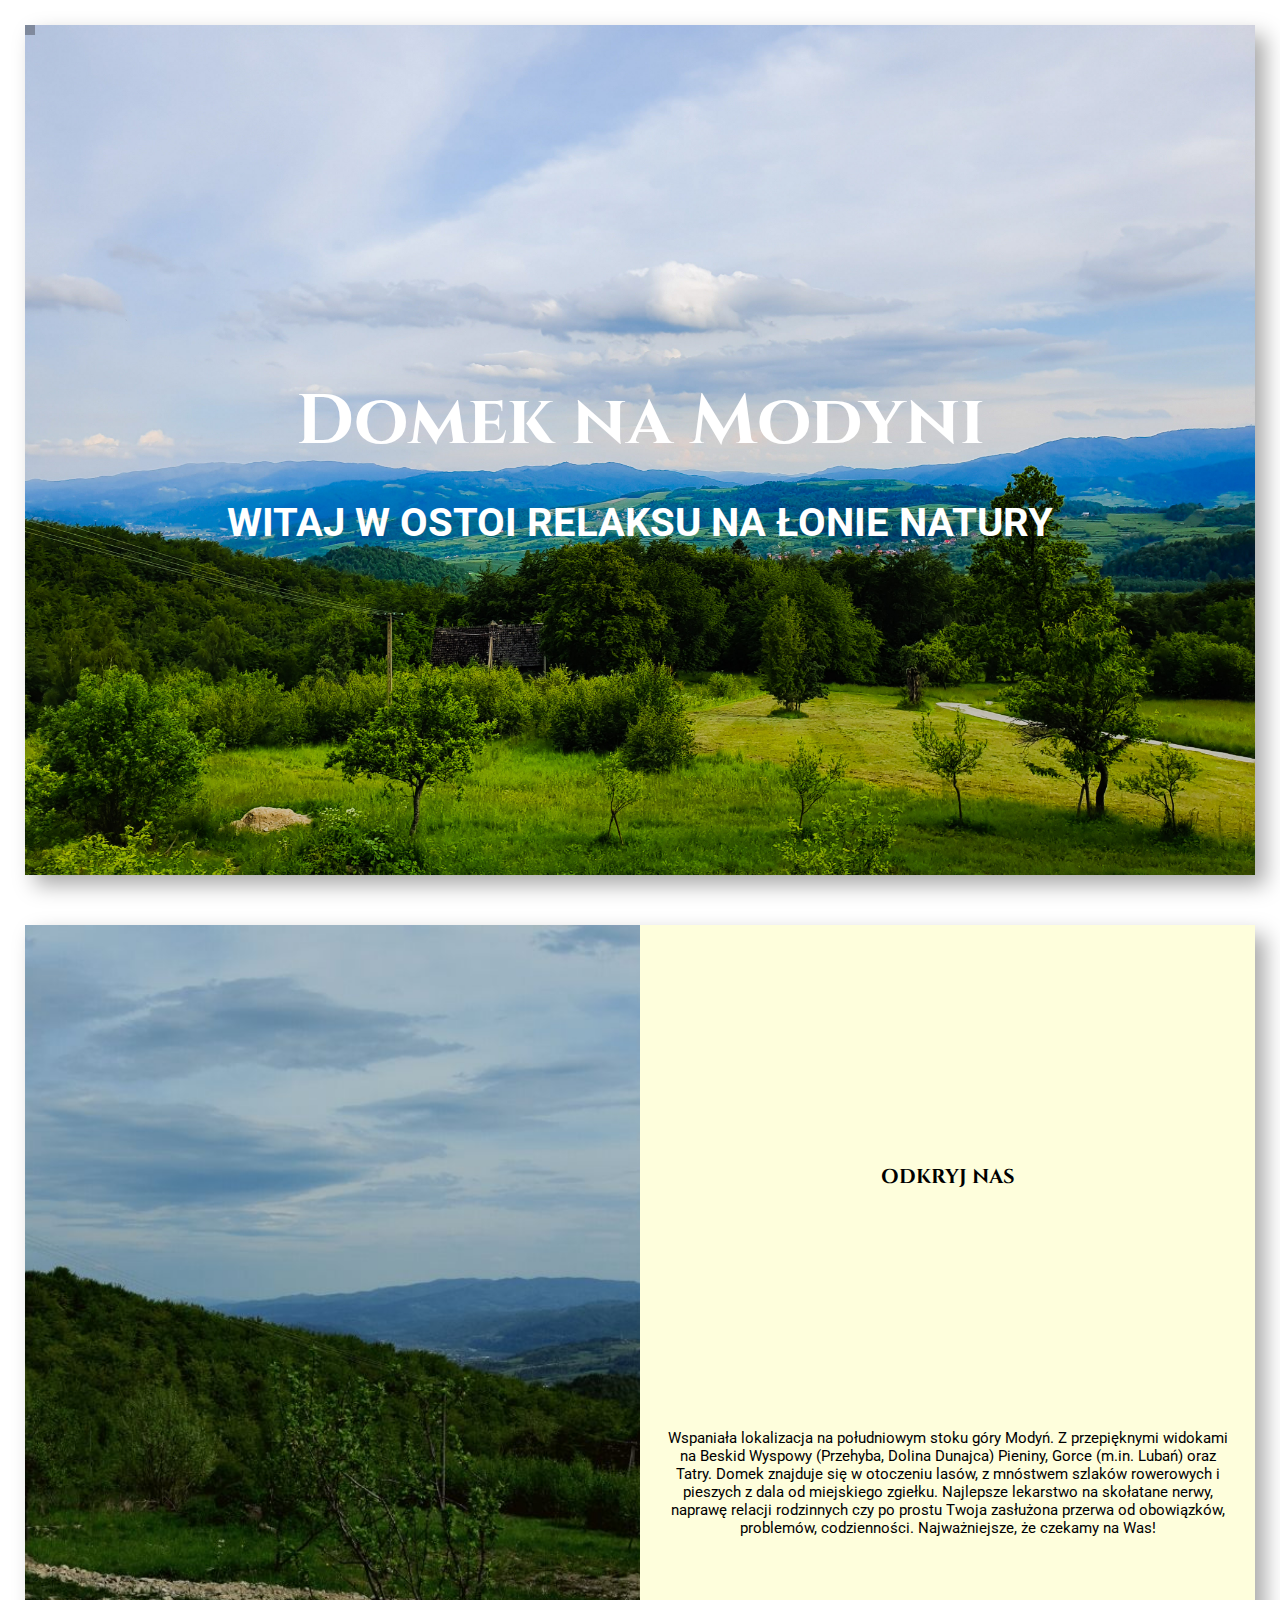
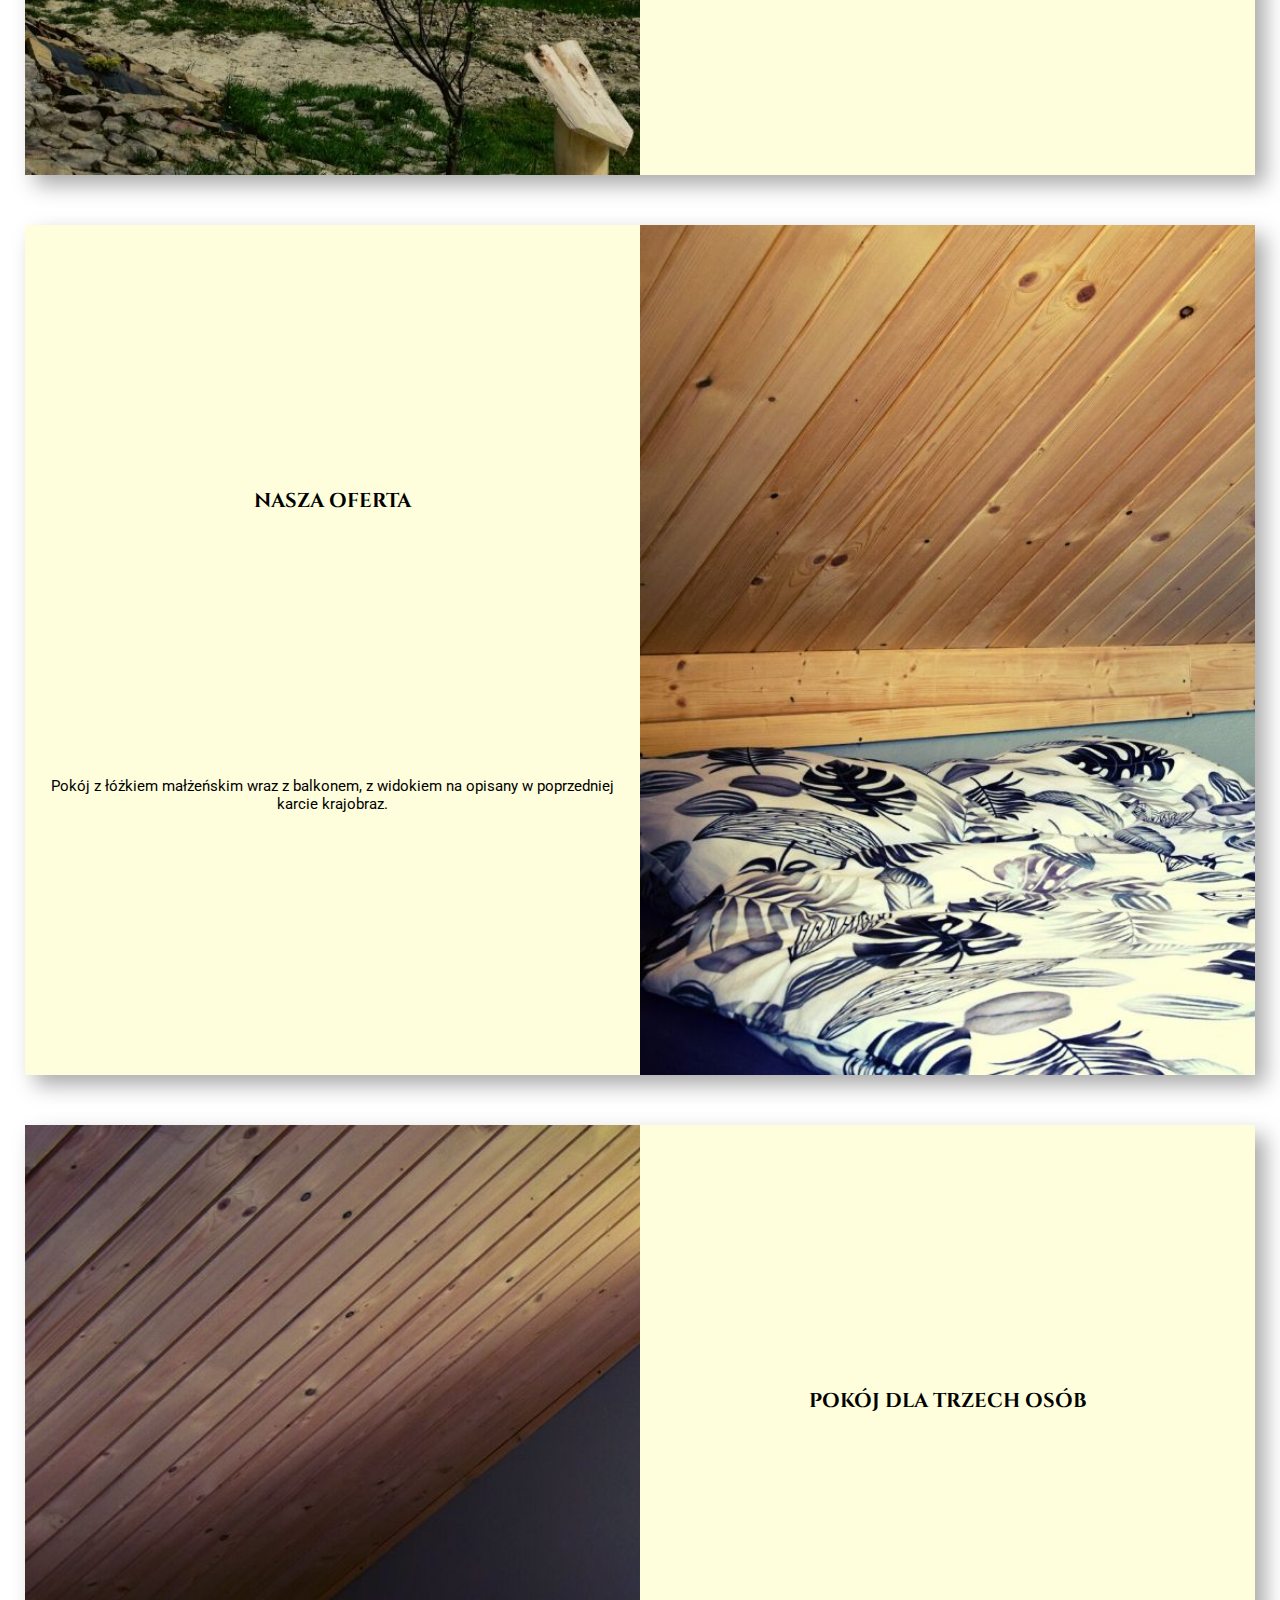
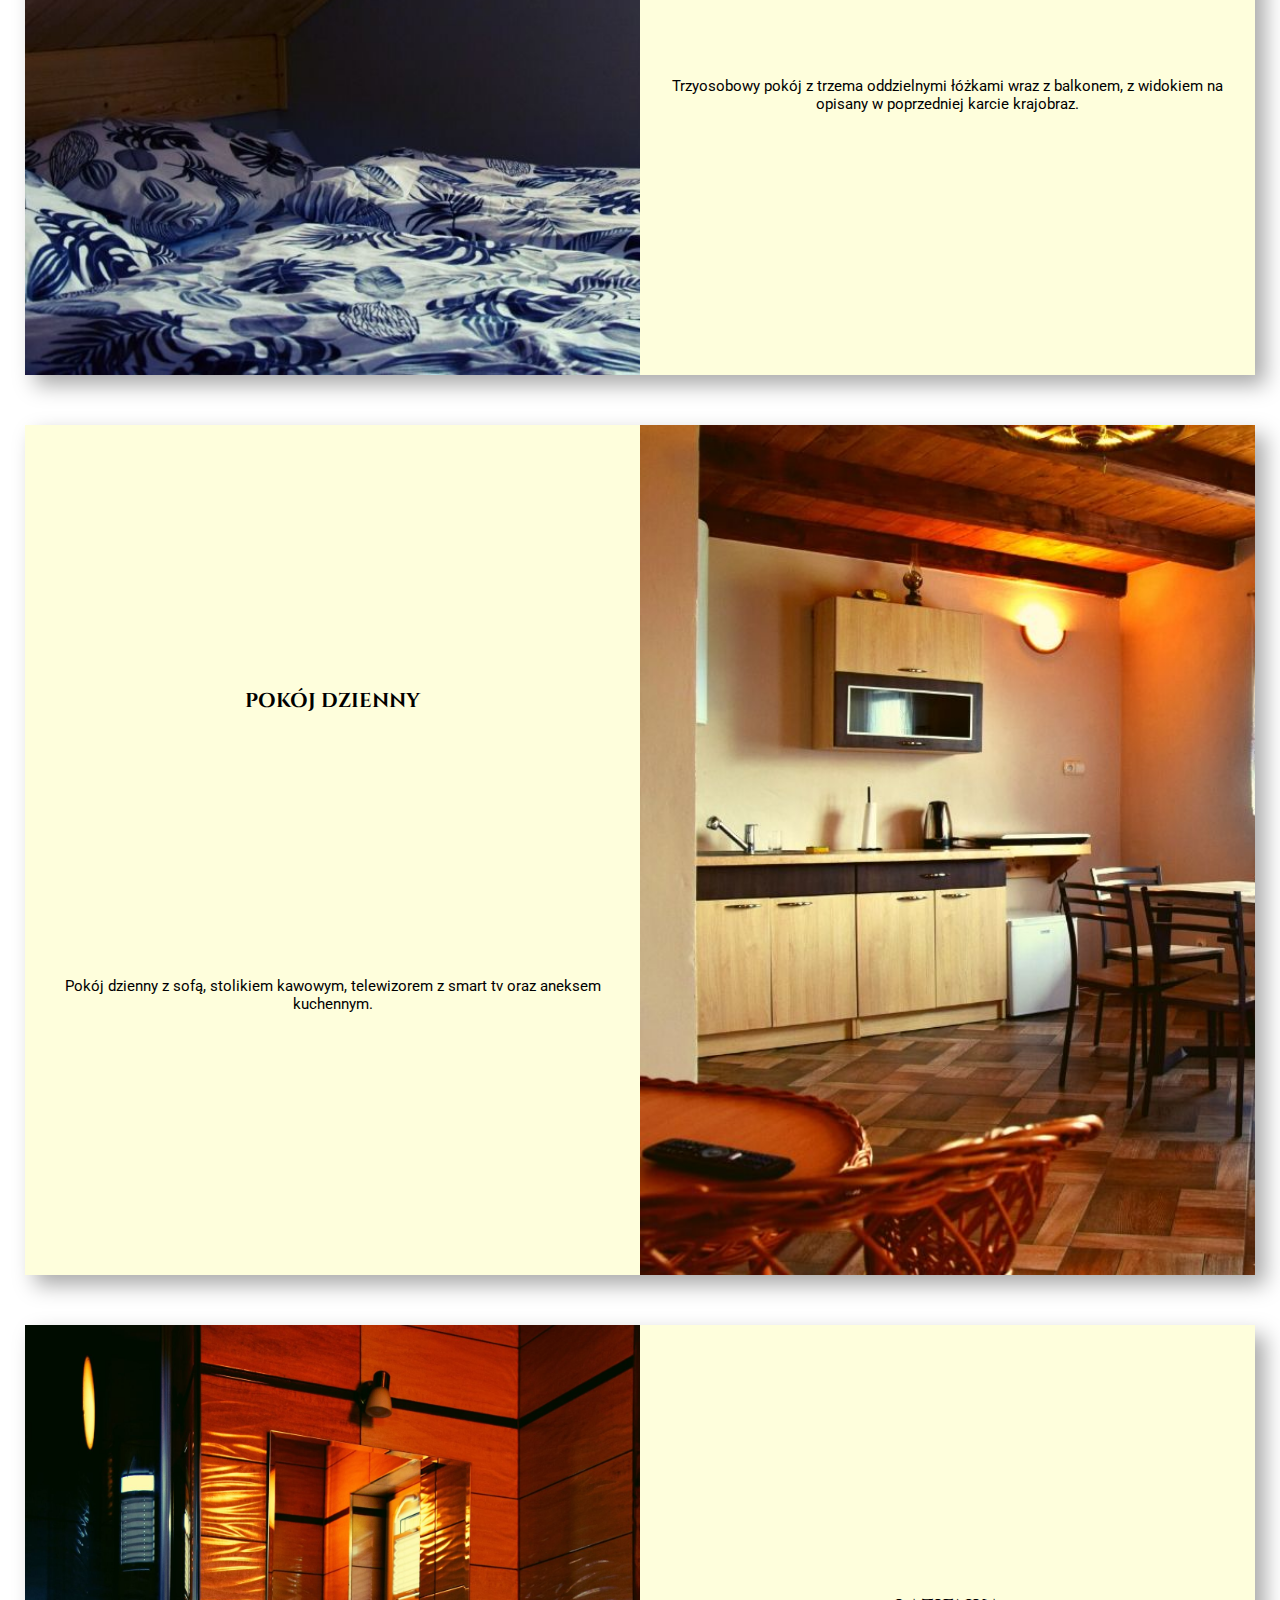
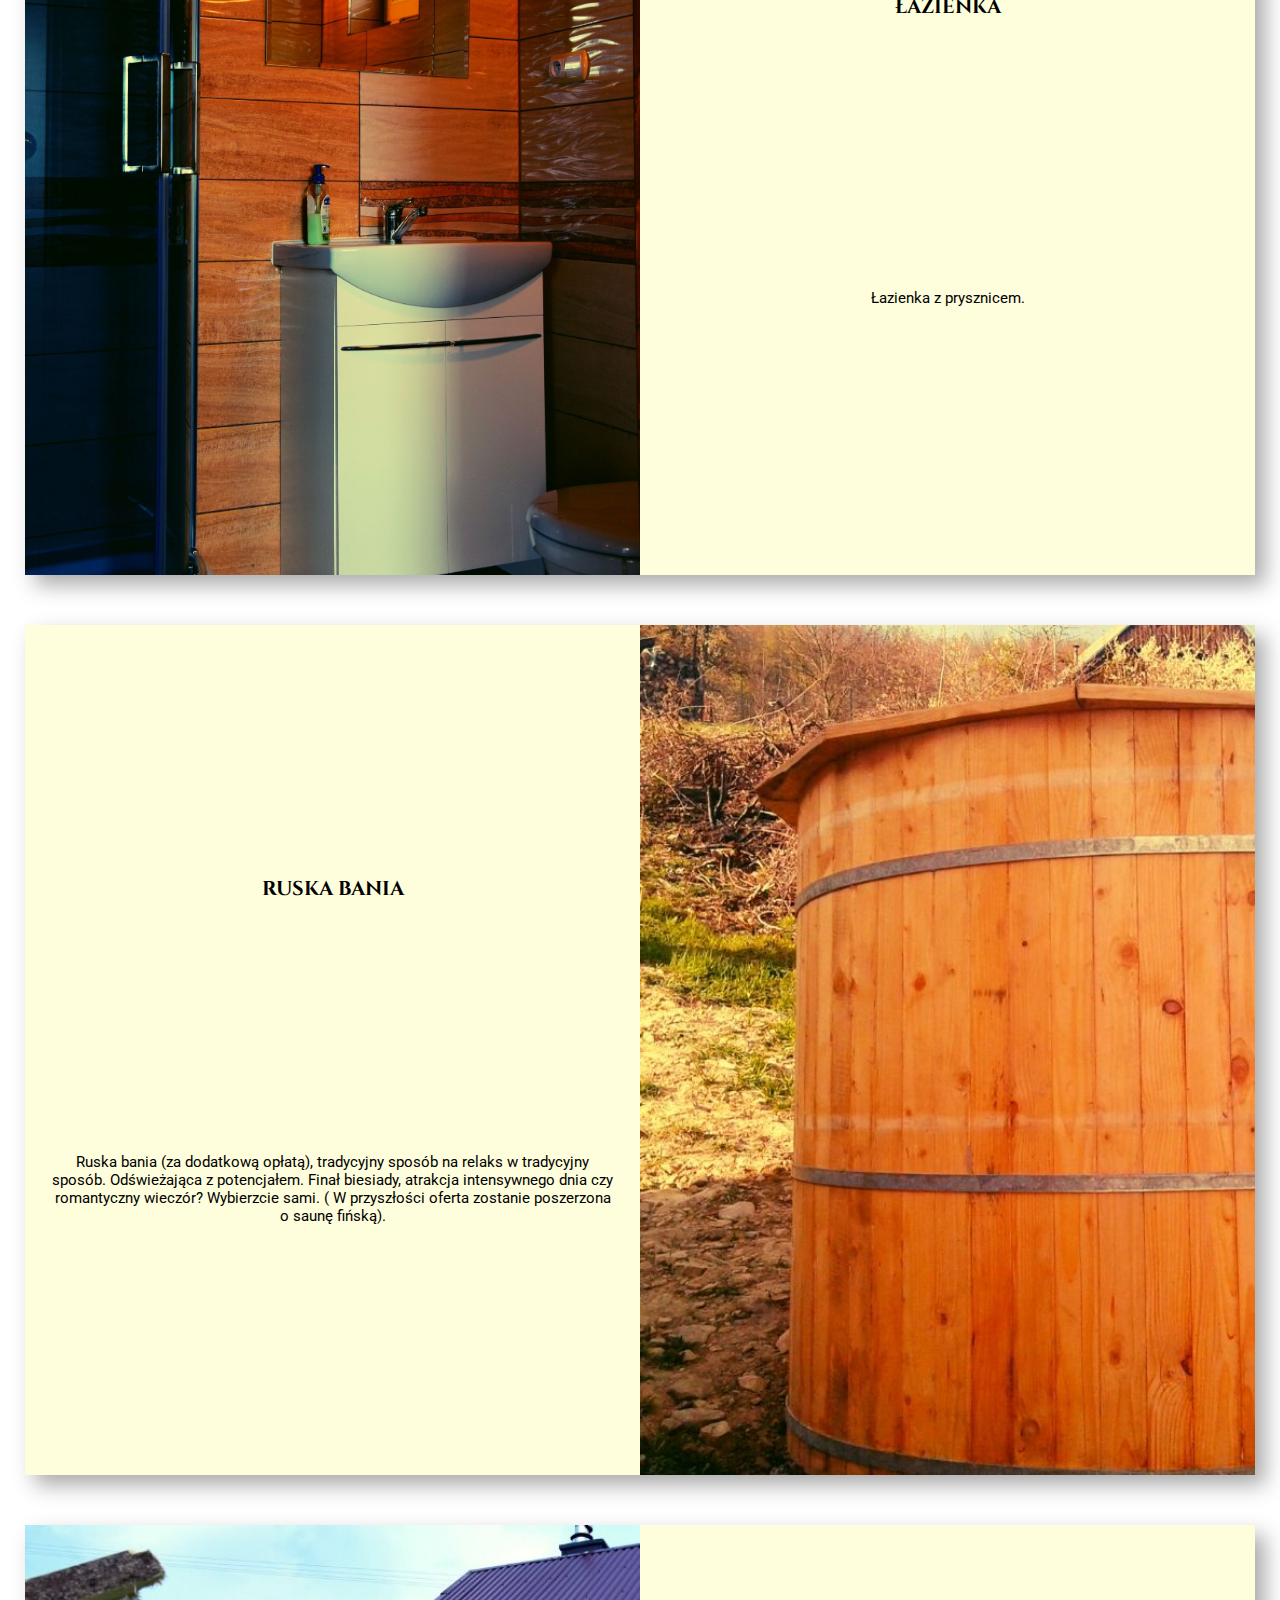
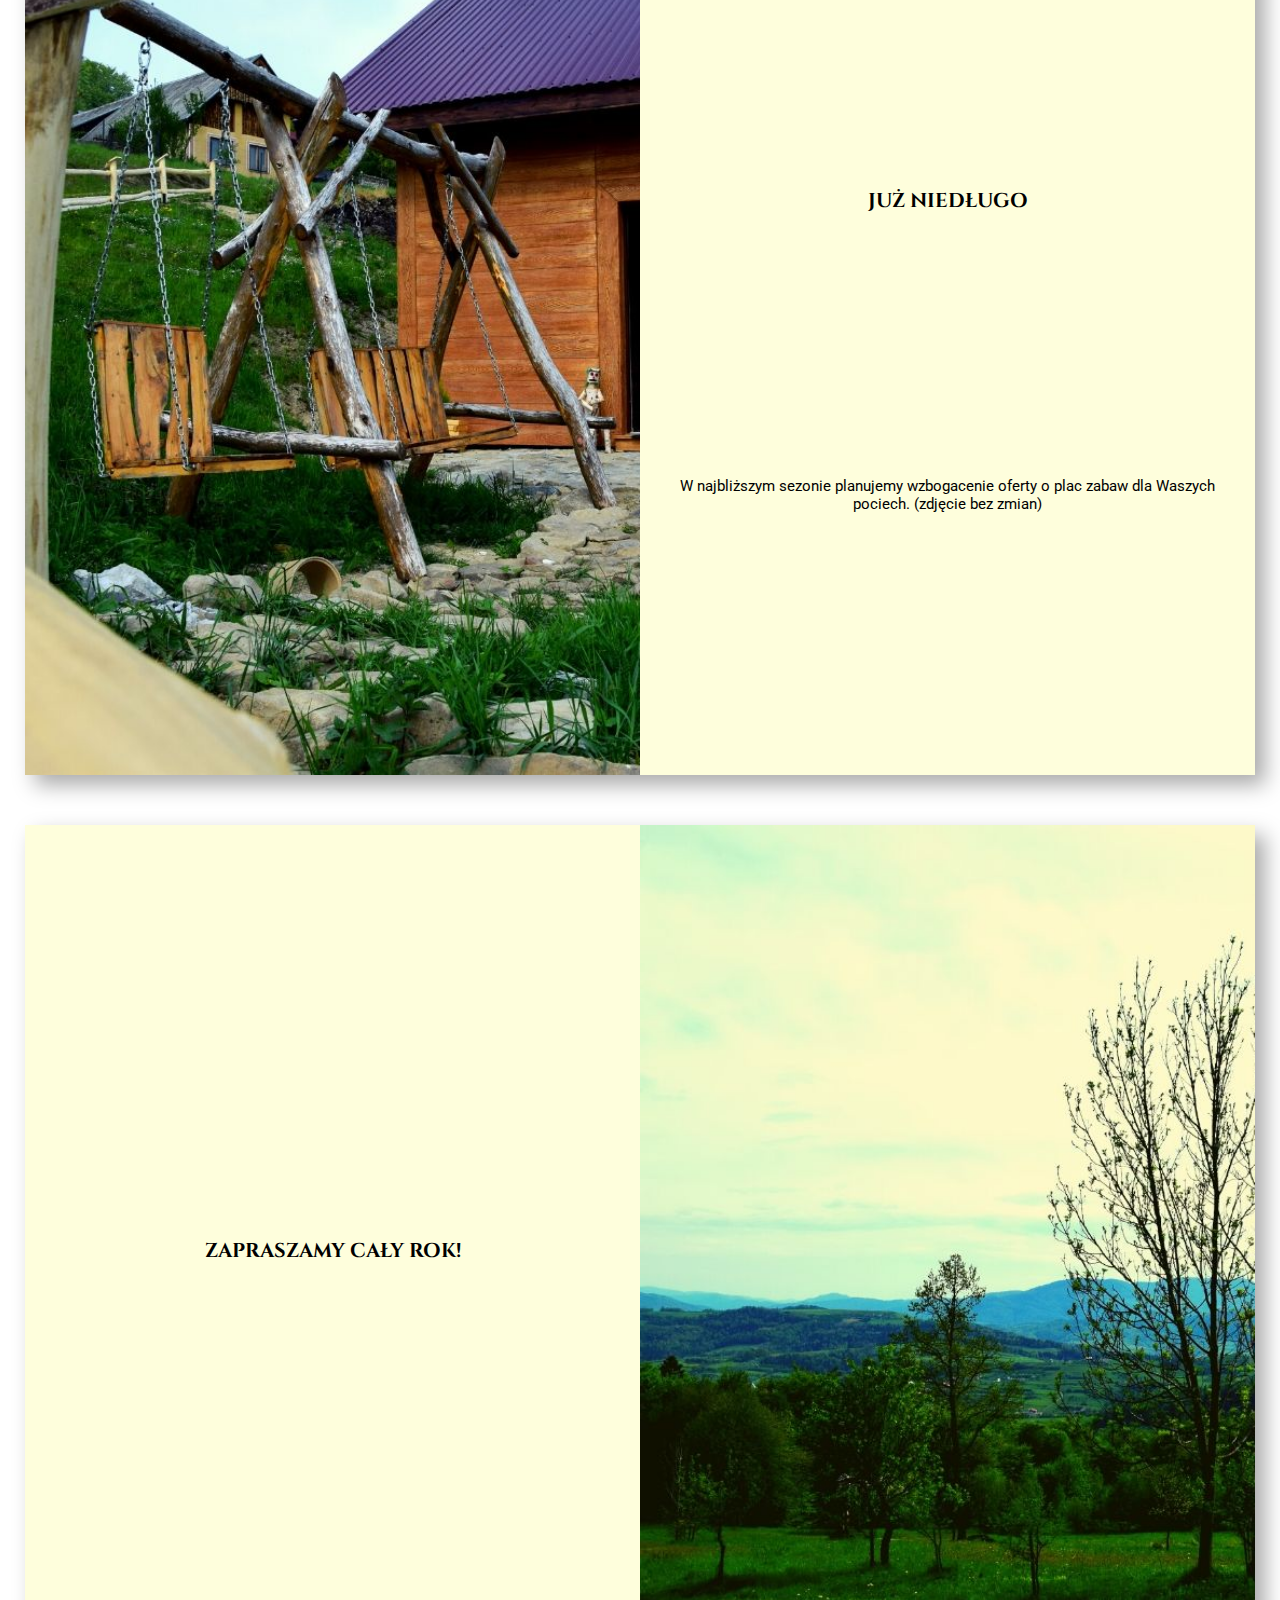
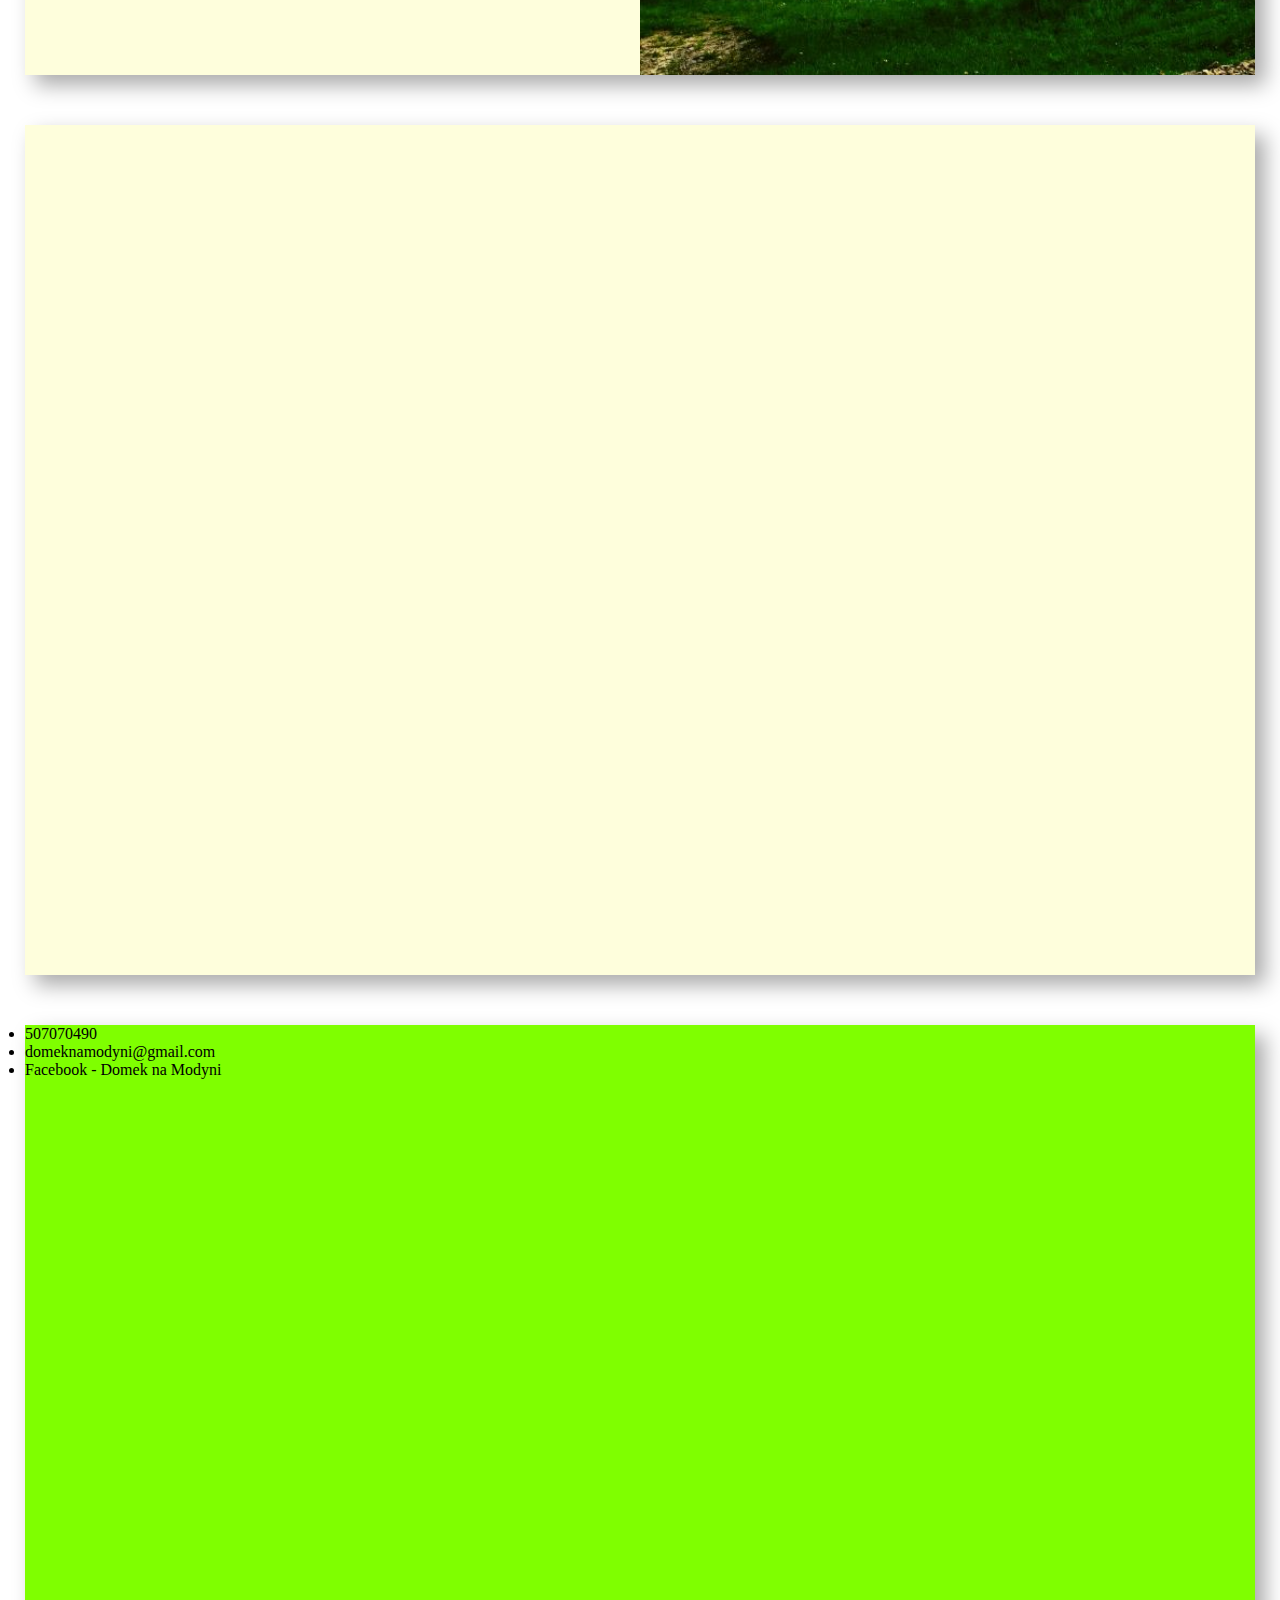
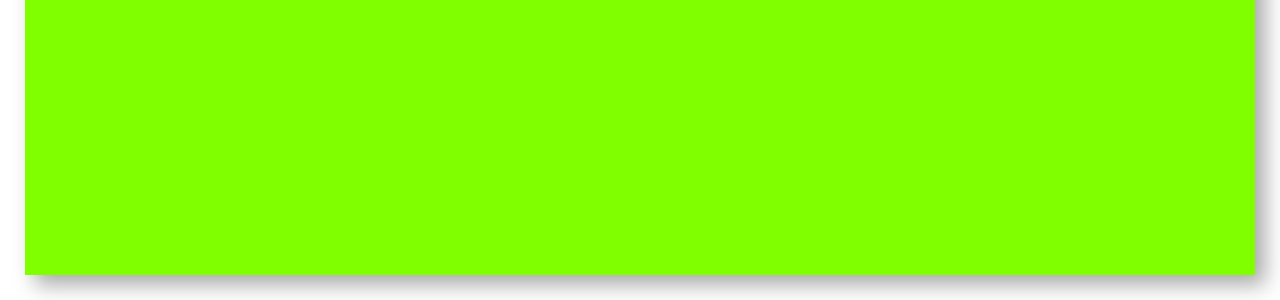
<file: index.html>
<!DOCTYPE html>
<html lang="pl">

<head>
    <meta charset="UTF-8">
    <title>Noclegi Bulanda</title>
    <meta name="viewport" content="width=device-width, initial-scale=1.0">
    <link href="https://fonts.googleapis.com/css2?family=Cinzel&family=Roboto&display=swap" rel="stylesheet">
    <link rel="stylesheet" href="https://use.fontawesome.com/releases/v5.2.0/css/all.css"
        integrity="sha384-hWVjflwFxL6sNzntih27bfxkr27PmbbK/iSvJ+a4+0owXq79v+lsFkW54bOGbiDQ" crossorigin="anonymous">
    <link rel="stylesheet" href="css.css">
</head>


<body>

    <section class="welcome">
        <div class="burger"><i class="fas fa-bars on"></i><i class="fas fa-arrow-left"></i></div>
        <div class="menu">
            <ul>
                <li>
                    <a class="s1" href="#">
                        <p>Start</p>
                    </a>
                </li>
                <li>
                    <a class="s2" href="#">
                        <p>Odkryj nas</p>
                    </a>
                </li>
                <li>
                    <a class="s3" href="#">
                        <p>Nasza oferta</p>
                    </a>
                </li>
                <li>
                    <a class="s4" href="#">
                        <p>Lokalizacja</p>
                    </a>
                </li>
                <li>
                    <a class="s5" href="#">
                        <p>Kontakt</p>
                    </a>
                </li>
            </ul>
        </div>
        <h1>Domek na Modyni</h1>
        <h2>Witaj w ostoi relaksu na łonie natury</h2>
        <button class="arrow">
            <i class="fas fa-angle-down"></i>
        </button>
    </section>
    <section class="discover">
        <div class="picture"></div>
        <div class="text">
            <h2>Odkryj nas</h2>
            <p>Wspaniała lokalizacja na południowym stoku góry Modyń. Z przepięknymi widokami na Beskid Wyspowy
                (Przehyba, Dolina Dunajca) Pieniny, Gorce (m.in. Lubań) oraz Tatry. Domek znajduje się w otoczeniu
                lasów, z mnóstwem szlaków rowerowych i pieszych z dala od miejskiego zgiełku. Najlepsze lekarstwo na
                skołatane nerwy, naprawę relacji rodzinnych czy po prostu Twoja zasłużona przerwa od obowiązków,
                problemów, codzienności. Najważniejsze, że czekamy na Was! </p>
        </div>
    </section>
    <!-- <section class="offer">
        <div class="picture"></div>
        <div class="text">
            <p>Nasza oferta:</p>
        </div>
    </section> -->
    <section class="place m2 rev">
        <div class="picture"></div>
        <div class="text">
            <h2>Nasza oferta</h2>
            <p>
                Pokój z łóżkiem małżeńskim wraz z balkonem, z widokiem na opisany w poprzedniej karcie krajobraz.
            </p>
        </div>
    </section>
    <section class="place m3">
        <div class="picture"></div>
        <div class="text">
            <h2>Pokój dla trzech osób</h2>
            <p>Trzyosobowy pokój z trzema oddzielnymi łóżkami wraz z balkonem, z widokiem na opisany w poprzedniej
                karcie krajobraz.</p>
        </div>
    </section>
    <section class="place dzienny rev">
        <div class="picture"></div>
        <div class="text">
            <h2>Pokój dzienny</h2>
            <p>Pokój dzienny z sofą, stolikiem kawowym, telewizorem z smart tv oraz aneksem kuchennym.</p>
        </div>
    </section>
    <section class="place lazienka">
        <div class="picture"></div>
        <div class="text">
            <h2>Łazienka</h2>
            <p>Łazienka z prysznicem.</p>
        </div>
    </section>
    <section class="extra rev">
        <div class="picture"></div>
        <div class="text">
            <h2>Ruska bania</h2>
            <p>Ruska bania (za dodatkową opłatą), tradycyjny sposób na relaks w tradycyjny sposób. Odświeżająca z
                potencjałem. Finał biesiady, atrakcja intensywnego dnia czy romantyczny wieczór? Wybierzcie sami. ( W
                przyszłości oferta zostanie poszerzona o saunę fińską).</p>
        </div>
    </section>
    <section class="expansion">
        <div class="picture"></div>
        <div class="text">
            <h2>Już niedługo</h2>
            <p>W najbliższym sezonie planujemy wzbogacenie oferty o plac zabaw dla Waszych pociech. (zdjęcie bez zmian)
            </p>
        </div>
    </section>
    <section class="season rev">
        <div class="picture"></div>
        <div class="text">
            <h2>Zapraszamy cały rok!</h2>
        </div>
    </section>
    <section class="map">
        <iframe
            src="https://www.google.com/maps/embed?pb=!1m18!1m12!1m3!1d2585.758977793646!2d20.379282215873253!3d49.602294455992336!2m3!1f0!2f0!3f0!3m2!1i1024!2i768!4f13.1!3m3!1m2!1s0x471601a9d3ddc4ff%3A0x38eaf93312515c85!2sDomek%20w%20g%C3%B3rach%2C%20Domki%20w%20g%C3%B3rach%2C%20Domek%20na%20Modyni!5e0!3m2!1spl!2spl!4v1596254477442!5m2!1spl!2spl"
            width="600" height="450" frameborder="0" style="border:0;" allowfullscreen="" aria-hidden="false"
            tabindex="0"></iframe>
        <div class="text">
            <!-- <p>najlepiej trafić do nas kierując się do Lipnicy a potem wdłóż szlaku czerownego</p> -->
        </div>
    </section>
    <section class="contact">
        <ul>
            <li>507070490</li>
            <li>domeknamodyni@gmail.com</li>
            <li>Facebook - Domek na Modyni</li>
        </ul>
    </section>
    <script src="https://ajax.googleapis.com/ajax/libs/jquery/3.5.1/jquery.min.js"></script>
    <script src="script.js"></script>
</body>

</html>
</file>
<file: css.css>
* {
    margin: 0;
    padding: 0;
    box-sizing: border-box;
}

:root {
    --sectionheight: 100vh;
    --sectionwidth: 100vw;
    --sectionmargintop: 50px;
}

body {
    display: flex;
    flex-direction: column;
    justify-content: flex-start;
}

section {
    display: flex;
    flex-direction: column;
    flex-basis: 100vh;
    max-width: 1920px;
}

section.welcome {
    align-items: stretch;
    background-image: url(img/Widok5.jpg);
    background-position: center center;
    background-size: cover;
}

/* MENU */
.burger i {
    display: none;
}

.burger i.on {
    display: block;
    position: fixed;
    padding: 5px;
    z-index: 11;
    color: white;
    font-size: 40px;
    top: 15px;
    left: 15px;
    cursor: pointer;
    background-color: rgba(10, 10, 10, 0.3)
}

.burger i.fa-arrow-left {
    color: black;
    background-color: rgba(0, 0, 0, 0)
}

.menu {
    position: fixed;
    display: flex;
    flex-direction: column;
    top: 0;
    left: -100vw;
    z-index: 10;
    height: 100%;
    width: 100vw;
    background-color: white;
    transition: .2s linear;
}

.menu.on {
    left: 0vw;
}

.menu ul {
    margin-top: 30vh;
    background-color: white;
}

.menu ul li a {
    width: 100vw;
    text-decoration: none;
}

.menu ul li a:visited {
    color: black;
}

.menu ul li a p {
    font-family: Cinzel, serif;
    padding: 0;
    text-transform: uppercase;
    font-size: 30px;

}

/* MENU END */
section.welcome h1 {
    margin-top: 100px;
    font-size: 40px;
    text-align: center;
    font-family: Cinzel, serif;
    color: white;
    /* border: yellow solid 2px; */
}

section.welcome h2 {
    margin-top: 45px;
    font-size: 25px;
    text-align: center;
    font-family: Roboto, Helvetica, sans-serif;
    color: white;
    /* border: yellow solid 2px; */
}

section h2 {
    /* margin-top: 100px; */
    font-size: 20px;
    text-align: center;
    text-transform: uppercase;
    font-family: Cinzel, serif;
}

div.picture {
    background-repeat: no-repeat;
}

section.discover div.picture {
    height: 50vh;
    background-image: url(img/Zdjęcie\ nr.\ m1.jpg);
    background-position: 50% 50%;
    background-size: cover;
}

/* section.offer div.picture {
    height: 50vh;
    background-image: url(img/Zdjęcie\ nr.\ 2.jpg);
    background-position: 0% 70%;
} */

section.m2 div.picture {
    height: 50vh;
    background-image: url(img/Zdjęcie\ nr.\ 2.jpg);
    background-position: 0% 70%;
}

section.m3 div.picture {
    height: 50vh;
    background-image: url(img/Zdjęcie\ nr.\ 3.jpg);
    background-position: 0% 70%;
}

section.dzienny div.picture {
    height: 50vh;
    background-image: url(img/Zdjęcie\ nr.\ 5.jpg);
    background-position: 0% 70%;
}

section.lazienka div.picture {
    height: 50vh;
    background-image: url(img/Zdjęcie\ nr.6.jpg);
    background-position: 0% 70%;
}

section.extra div.picture {
    height: 50vh;
    background-image: url(img/Balia1.jpg);
    background-position: 0% 10%;
}

section.expansion div.picture {
    height: 50vh;
    background-image: url(img/Huśtawka.jpg);
    background-position: 0% 60%;
}

section.season div.picture {
    height: 50vh;
    background-image: url(img/Widok1.jpg);
    background-position: 0% 60%;
}

/* button start---------------------------------------------------- */
button.arrow {
    position: absolute;
    bottom: 50px;
    left: 50%;
    width: 30px;
    height: 70px;
    transform: translate(-50%, 0%);
    font-size: 30px;
    border: 0;
    border-radius: 10px;
    background-color: rgba(0, 255, 0, 0);
    /* border: yellow solid 5px; */
    opacity: 1;
    color: white;
    overflow: hidden;
}

button.arrow i {
    text-shadow: 0 15px white, 0 -15px white;
    position: absolute;
    top: 50%;
    left: 50%;
    transform: translate(-50%, -50%);
    animation: down 2s linear infinite both;

}

@keyframes down {
    0% {
        top: 60%;
    }

    10% {
        top: 50%;
    }

    20% {
        top: 60%;
    }

    30% {
        top: 50%;
    }

    40% {
        top: 60%;
    }

    100% {
        top: 60%;
    }
}


button:hover {
    cursor: pointer;
}

button:hover i {
    animation-play-state: paused;
}

/* button end------------------------------------------------ */

section div.text {
    display: flex;
    flex-direction: column;
    align-items: center;
    justify-content: space-evenly;
    height: 50vh;
    width: 100%;
    /* background-color: cadetblue; */
}

section div p {
    /* background-color: chartreuse; */
    font-family: Roboto, Helvetica, sans-serif;
    font-size: 15px;
    text-align: center;
    padding: 0 5px 0 5px;
}

iframe {
    height: 50vh;
    width: 100%;
}



/* media */

@media(min-width: 360px) and (min-height: 640px) {
    section.welcome h1 {
        margin-top: 140px;
    }

    section.welcome h2 {
        margin-top: 30px;
        font-size: 30px;
    }



}

@media(min-width: 360px) and (min-height: 800px) {
    section.welcome h1 {
        margin-top: 220px;
    }

}

@media(min-width: 400px) and (min-height: 640px) {
    section.welcome h1 {
        margin-top: 230px;
    }
}

@media(min-width: 400px) and(min-height: 800px) {
    section.welcome h1 {
        margin-top: 270px;
    }
}

@media(min-width: 450px) {
    section.welcome h1 {
        margin-top: 160px;
    }
}

@media(min-width: 600px) {
    section.welcome h1 {
        margin-top: 360px;
        font-size: 50px;
    }

    section div p {
        padding: 0 25px 0 25px;
    }
}

@media(min-width: 800px) {
    section.welcome h1 {
        margin-top: 450px;
        font-size: 70px;
    }

    section.welcome h2 {
        margin-top: 40px;
        font-size: 40px;
    }
}

@media(min-width:560px) and (orientation:landscape) {
    section.welcome h1 {
        margin-top: 90px;
        font-size: 40px;
    }

    section.welcome h2 {
        margin-top: 10px;
        font-size: 20px;
    }

}

@media(min-width: 1024px) {
    body {
        justify-content: space-around;
        align-items: center;
        height: calc(1100vh);

    }

    section.welcome {
        flex-direction: column;
        height: 100vh;
    }

    .burger i.on {
        top: 25px;
        left: 25px;
    }

    .menu {
        left: -300px;
        width: 300px;
    }

    section {
        flex-basis: calc(100vh - 50px);
        flex-direction: row;
        width: calc(100% - 50px);
        background-color: #FEFEDC;
        box-shadow: 10px 10px 20px #aaaaaa;
    }

    section.rev {
        flex-direction: row-reverse;
    }

    section div.text {
        height: 100%;
        width: 50%;
    }

    section.welcome h1 {
        font-size: 50px;
        margin-top: 350px;
        font-size: 70px;
    }

    section.welcome h2 {
        margin-top: 30px;
        font-size: 40px;
    }

    button.arrow {
        bottom: 50px;
    }

    div.picture {
        background-size: cover;
    }

    section.discover div.picture {
        background-position: 50% 50%;
        height: 100%;
        width: 50%;
    }

    section.offer div.picture {
        background-position: 0% 70%;
        height: 100%;
        width: 50%;
    }

    section.place div.picture {
        background-position: 0% 70%;
        height: 100%;
        width: 50%;
    }

    section.extra div.picture {
        background-position: 0% 10%;
        height: 100%;
        width: 50%;
    }

    section.expansion div.picture {
        background-position: 0% 60%;
        height: 100%;
        width: 50%;
    }

    section.season div.picture {
        background-position: 0% 60%;
        height: 100%;
        width: 50%;
    }

    section.contact {
        background-color: chartreuse;
    }

}

/* media */
</file>
